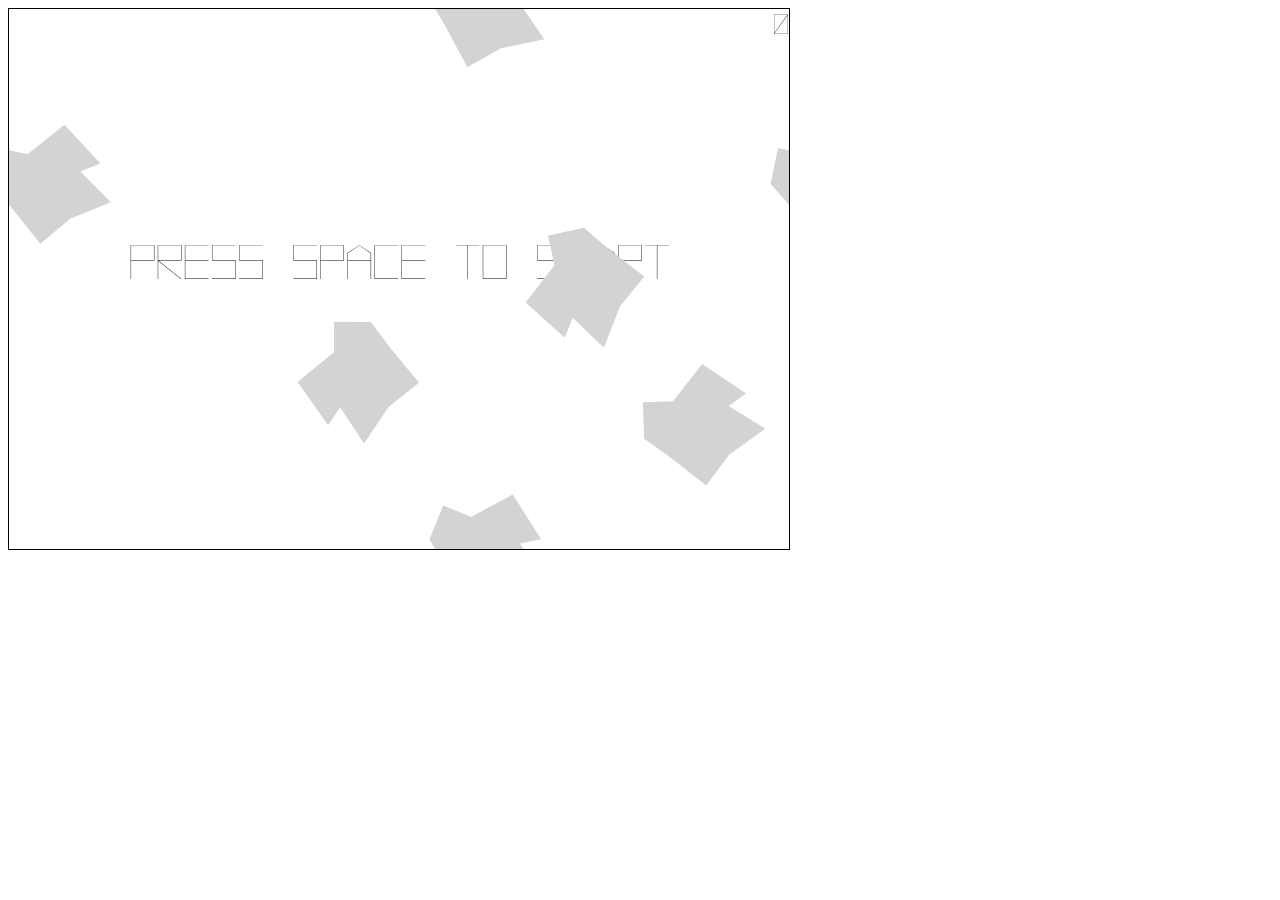
<file: astrd/index.html>
<html>
  <head>
    <script src="jquery-1.4.1.min.js"></script>
    <script src="vector_battle_regular.typeface.js"></script>
    <script src="ipad.js"></script>
    <script src="game.js"></script>
    <style>
      #canvas { border:1px solid black; top:0px; left:0px; }
      .button { position:absolute; border:1px solid black; }
      #left-controls { position:absolute; left:1px; bottom:0px; display:none; }
      #right-controls { position:absolute; right:1px; bottom:0px; display:none; }
      #up { width:200px; height:100px; bottom:100px;}
      #left { width:100px; height:100px; bottom:0px;}
      #right { width:100px; height:100px; bottom:0px; left:100px; }
      #space { width:200px; height:200px; bottom:0px; right:0px; }
    </style>
  </head>
  <body>
    <div id="game-container">
      <canvas id="canvas" width="780" height="540"></canvas>
      <div id="left-controls">
        <div id="up" class='button'>THRUST</div>
        <div id="left" class='button'>LEFT</div>
        <div id="right" class='button'>RIGHT</div>
      </div>
      <div id="right-controls">
        <div id="space" class='button'>FIRE</div>
      </div>
    </div>
  </body>
</html>
</file>
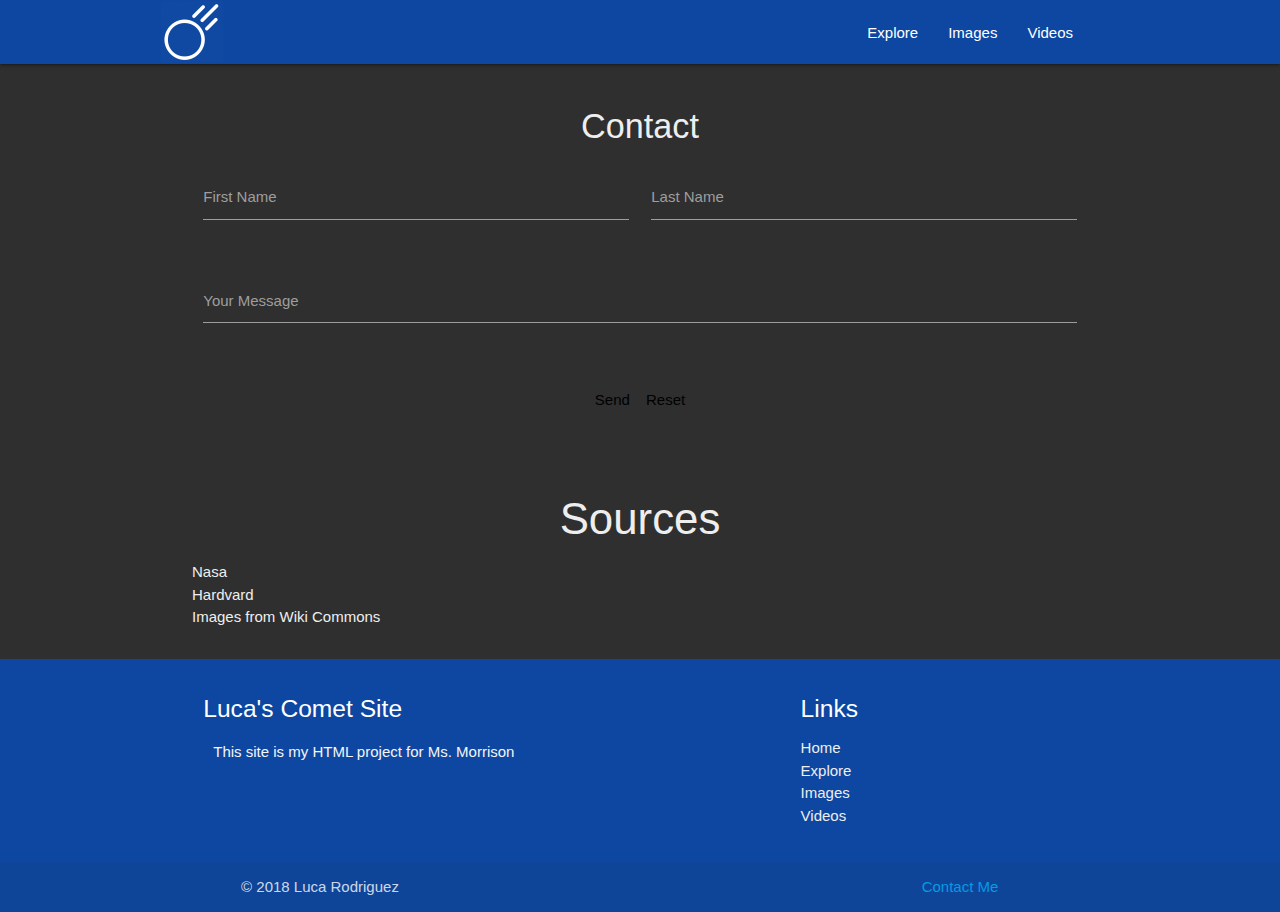
<file: contact.html>
<!DOCTYPE html>
<html>
<head>
  <!--Import Google Icon Font-->
  <link href="https://fonts.googleapis.com/icon?family=Material+Icons" rel="stylesheet">
  <!--Import materialize.css-->
  <link type="text/css" rel="stylesheet" href="css/materialize.css"  media="screen,projection"/>
  <link type="text/css" rel="stylesheet" href="css/custom.css"/>
  <link href="css/style.css" type="text/css" rel="stylesheet" media="screen,projection"/>


  <!--Let browser know website is optimized for mobile-->
  <meta name="viewport" content="width=device-width, initial-scale=1.0"/>
  <title>Contact</title>
</head>

<body>
  <nav class="blue darken-4" role="navigation">
    <div class="nav-wrapper container">
      <a id="logo-container" href="index.html" class="brand-logo"><img src="img/comet.png" class="brand-logo center inv" hieght="64" width="64"/></a>
      <a href="#" data-target="nav-mobile" class="sidenav-trigger"><i class="material-icons white-text">menu</i></a>
      <ul class="right hide-on-med-and-down">
       <li><a href="explorer.html" class="waves-effect waves-light">Explore</a></li>
       <li><a href="image.html" class="waves-effect waves-light">Images</a></li>
       <li><a href="video.html" class="waves-effect waves-light">Videos</a></li>
     </ul>


   </div>
 </nav>

 <ul id="nav-mobile" class="sidenav grey darken-4">
   <li><a href="explorer.html" class="waves-effect waves-light white-text">Explore</a></li>
   <li><a href="image.html" class="waves-effect waves-light white-text">Images</a></li>
   <li><a href="video.html" class="waves-effect waves-light white-text">Videos</a></li>
 </ul>

 <div class="container">
  <div class="section">

    <div class="row">
      <div class="col s12 center">
        <h3><i class="mdi-content-send grey-text text-lighten-3"></i></h3>
        <h4 class="grey-text text-lighten-3">Contact</h4>
       <div class="row">
    <form class="col s12" method="get" action="mailto:08361404@students.duvalschools.org">
      <div class="row">
        <div class="input-field col s6">
          <input id="first_name" type="text" name="name" class="validate">
          <label for="first_name">First Name</label>
        </div>
        <div class="input-field col s6">
          <input id="last_name" type="text" name="name2" class="validate">
          <label for="last_name">Last Name</label>
        </div>
      </div>
      <div class="row">
        <div class="input-field col s12">
         <textarea id="textarea1"  name="message" class="materialize-textarea"></textarea>
          <label for="textarea1">Your Message</label>
        </div>
      </div>
      <div class="row">
        <div class="input-field col s12">
          <a class="waves-effect waves-light white-text"><input type="submit" value="Send"></a>
          <a class="waves-effect waves-light white-text"><input type="reset" value="Reset"></a>
        </div>
      </div>
    </form>
  </div>
      </div>
    </div>
    <h3 class="grey-text text-lighten-3 center">Sources</h3>
    <ul>
<li><a class="grey-text text-lighten-3" href="https://solarsystem.nasa.gov/small-bodies/comets/in-depth/">Nasa</a></li>
      <li>  <a class="grey-text text-lighten-3" href="http://www.icq.eps.harvard.edu/">Hardvard</a></li>
      <li>  <a class="grey-text text-lighten-3" href="https://commons.wikimedia.org/wiki/Category:Images">Images from Wiki Commons</a></li>
      </ul>
  </div>
</div>

      <footer class="page-footer blue darken-4">
        <div class="container">
          <div class="row">
            <div class="col l6 s6">
              <h5 class="white-text">Luca's Comet Site</h5>
              <p class="grey-text text-lighten-4">This site is my HTML project for Ms. Morrison</p>
            </div>
            <div class="col l4 offset-l2 s6">
              <h5 class="white-text">Links</h5>
              <ul>
               <li><a class="grey-text text-lighten-3" href="#!">Home</a></li>
               <li><a class="grey-text text-lighten-3" href="explorer.html">Explore</a></li>
               <li><a class="grey-text text-lighten-3" href="image.html">Images</a></li>
               <li><a class="grey-text text-lighten-3" href="video.html">Videos</a></li>
             </ul>
           </div>
         </div>
       </div>
       <div class="footer-copyright">
         <div class="container center">
          &copy; 2018 Luca Rodriguez
        </div>
        <div class="container center">
          <a class="gray lighten-3" href="contact.html">Contact Me</a>
        </div>
      </div>
    </footer>
    <!--JavaScript at end of body for optimized loading-->
    <script src="https://code.jquery.com/jquery-2.1.1.min.js"></script>
    <script type="text/javascript" src="js/materialize.js"></script>
    <script src="js/init.js"></script>
</body>
</html>
</file>
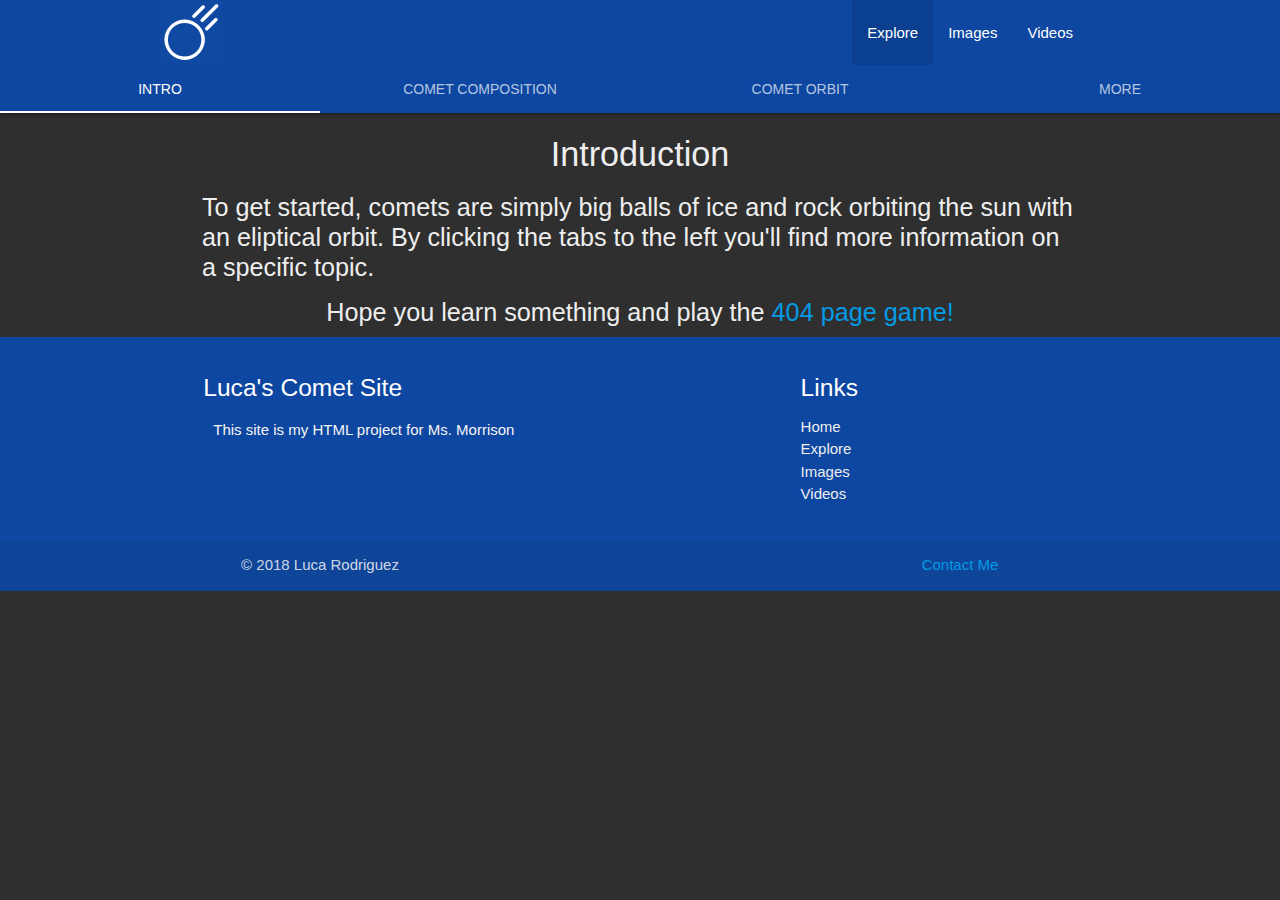
<file: explorer.html>
<!DOCTYPE html>
<html>
<head>
	<!--Import Google Icon Font-->
	<link href="https://fonts.googleapis.com/icon?family=Material+Icons" rel="stylesheet">
	<!--Import materialize.css-->
	<link type="text/css" rel="stylesheet" href="css/materialize.css"  media="screen,projection"/>
	<link type="text/css" rel="stylesheet" href="css/custom.css"/>
	<link href="css/style.css" type="text/css" rel="stylesheet" media="screen,projection"/>
	<!--Let browser know website is optimized for mobile-->
	<meta name="viewport" content="width=device-width, initial-scale=1.0"/>
	<title>Explore</title>
</head>

<body>
	<nav class="blue darken-4 nav-extended" role="navigation">
		<div class="nav-wrapper container">
			<a id="logo-container" href="index.html" class="brand-logo"><img src="img/comet.png" class="brand-logo center inv" hieght="64" width="64"/></a>
			<a href="#" data-target="nav-mobile" class="sidenav-trigger"><i class="material-icons white-text">menu</i></a>
			<ul class="right hide-on-med-and-down">
				<li class="active"><a href="#!" class="waves-effect waves-light">Explore</a></li>
				<li><a href="image.html" class="waves-effect waves-light">Images</a></li>
				<li><a href="video.html" class="waves-effect waves-light">Videos</a></li>
			</ul>
		</div>
		<div class="nav-content row">
      <ul class="tabs tabs-transparent">
        <li class="tab col s3"><a href="#intro">Intro</a></li>
        <li class="tab col s3"><a href="#madeof">Comet Composition</a></li>
        <li class="tab col s3"><a href="#orbit">Comet Orbit</a></li>
        <li class="tab col s3"><a href="#more">More</a></li>
      </ul>
    </div>
	</nav>

	<ul id="nav-mobile" class="sidenav grey darken-4">
		<li class="active"><a href="#!" class="waves-effect waves-light white-text">Explore</a></li>
		<li><a href="image.html" class="waves-effect waves-light white-text">Images</a></li>
		<li><a href="video.html" class="waves-effect waves-light white-text">Videos</a></li>
	</ul>

  <div id="intro" class="container">
  	<h4 class="grey-text text-lighten-3 center">Introduction</h4>
	  <p class="grey-text text-lighten-3 flow-text">To get started, comets are simply big balls of ice and rock orbiting the sun with an eliptical orbit. By clicking the tabs to the left you'll find more information on a specific topic.</p>
	  <p class="grey-text text-lighten-3 flow-text center">Hope you learn something and play the <a href="404.html">404 page game!</a></p>
	</div>
  <div id="madeof" class="container">
  	<h4 class="grey-text text-lighten-3 center">Compositon</h4>
	      <img class="materialboxed left" width="300" data-caption="The parts of a comet tail" src="img/kometeroj.jpg"/>

	  <p class="grey-text text-lighten-3 flow-text">Comets are comprised of ice, rock, and gas. The parts of a comet are the nucleus, tail, and coma. The tail and coma only appear when the comet gets close to the sun and heats up. The coma is the gas that surrounds the comet as its material vaporizes, it can be several hundred thousand kilometers. The tail is the line of gas the comet pulls as it moves, it can also be even longer than the coma.</p>
	  <p class="grey-text text-lighten-3 flow-text">The coma is made of gas and dust, whatever becomes a gas or is freed from the comet and stays with it. The tail is the part where that gas and dust gets released, there are two parts: the dust part and gas part. They go in different directions because of their mass, as seen in the photo.</p>
	  <p class="grey-text text-lighten-3 flow-text">The size of comets is fairly big; most tend to be several kilometers around or more. </p>
	</div>
  <div id="orbit" class="container">
  	<h4 class="grey-text text-lighten-3 center">Orbits</h4>
	  <img class="materialboxed left" width="300" data-caption="Example comet orbit" src="img/halleys.gif"/>
	  <p class="grey-text text-lighten-3 flow-text">This is a basic example of the elliptical orbits of comets, namely Halley's comet, which has an orbit of about 76 years.</p>
	  <p class="grey-text text-lighten-3 flow-text">Comet orbits are very long and can be as short as some planet's orbit or they can go beyond billions of miles. The orbit periods have a big range too, from as short as 3 years to a million years. In an eliptical orbit, the object gets slower as moves farther away from the larger object, and faster when it gets closer. This is why comet tails can become so long, it has more energy so it spews dust and gas longer distances.</p>
  </div>
  <div id="more" class="container">
  	<h4 class="grey-text text-lighten-3 center">More</h4>
	  <img class="materialboxed left" width="300" data-caption="The Oort Cloud and the Kuiper Belt" src="img/kuiper-oort.jpg"/>
	  <p class="grey-text text-lighten-3 flow-text">Comets come from the mainly the Kuiper and Asteroid belts or the Oort cloud. They have an eliptical orbit because when orbiting a larger object interrupted its course and caused the orbit to distort. The objects that didn't get eaten by the sun or planets like Jupiter have survived. </p>
	  <p class="grey-text text-lighten-3 flow-text">Most of you know what the Asteroid belt is, the big ring of asteroids that separates the gas giants from the rocky planets. Few comets come from here. The Kuiper belt is a lesser known belt that goes beyond the gas giants, it's made of icey rocks. Most comets come from here. The Oort Cloud goes beyond even further, about 2 light years. It's called a cloud because all the objects in it have no set orbit shape like the rings, it's made up of ice bodies, asteroids, and dwarf planets.</p>
	  <a href="astrd/index.html"><h4 class="blue-text text-lighten-2 center">Play the Asteroid Game!</h4></a>
  </div>

	<footer class="page-footer blue darken-4" >
		<div class="container">
			<div class="row">
				<div class="col l6 s6">
					<h5 class="white-text">Luca's Comet Site</h5>
					<p class="grey-text text-lighten-4">This site is my HTML project for Ms. Morrison</p>
				</div>
				<div class="col l4 offset-l2 s6">
					<h5 class="white-text">Links</h5>
					<ul>
						<li><a class="grey-text text-lighten-3" href="index.html">Home</a></li>
						<li class="active"><a class="grey-text text-lighten-3" href="#!">Explore</a></li>
						<li><a class="grey-text text-lighten-3" href="image.html">Images</a></li>
						<li><a class="grey-text text-lighten-3" href="video.html">Videos</a></li>
					</ul>
				</div>
			</div>
		</div>

		<div class="footer-copyright">
			<div class="container center">
				&copy; 2018 Luca Rodriguez
			</div>
			<div class="container center">
				<a class="gray lighten-3" href="contact.html">Contact Me</a>
			</div>
		</div>
	</footer>
	<!--JavaScript at end of body for optimized loading-->
	<script src="https://code.jquery.com/jquery-2.1.1.min.js"></script>
	<script src="js/materialize.js"></script>
	<script src="js/init.js"></script>
</body>
</html>
</file>
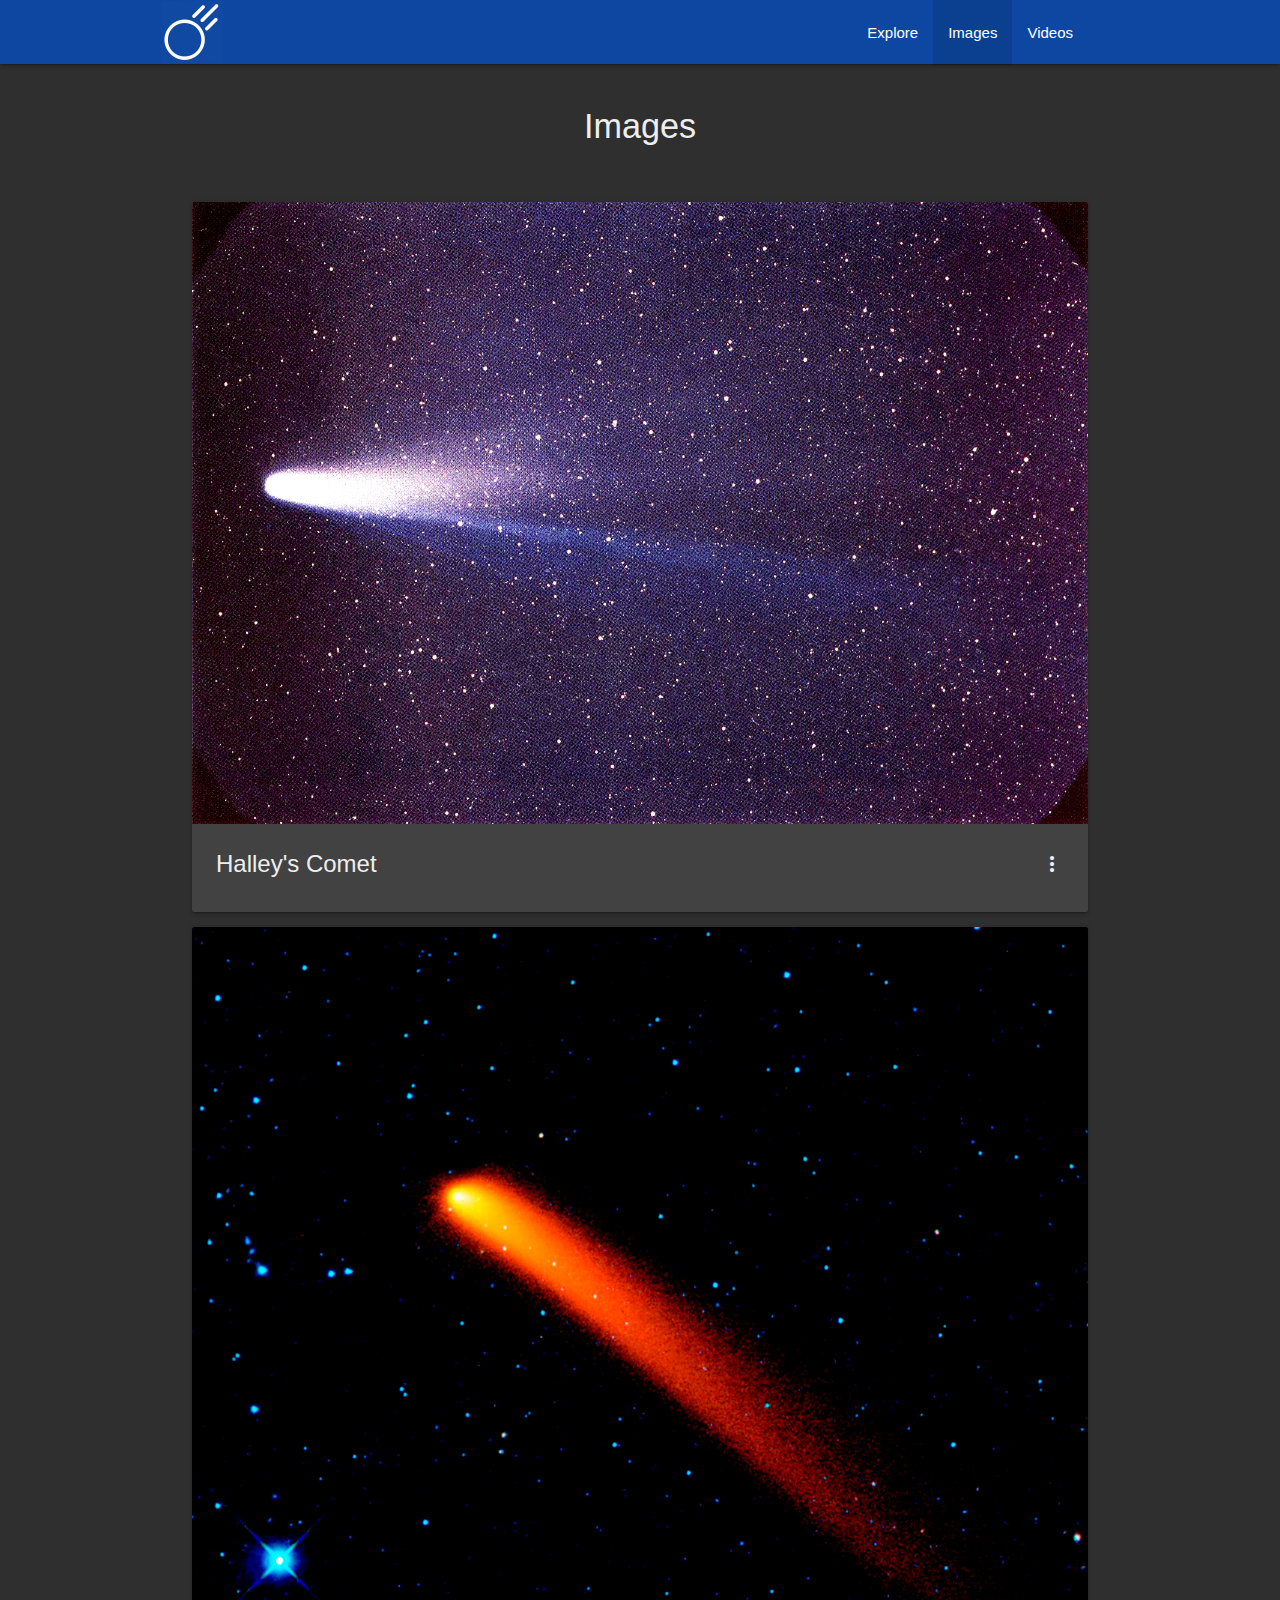
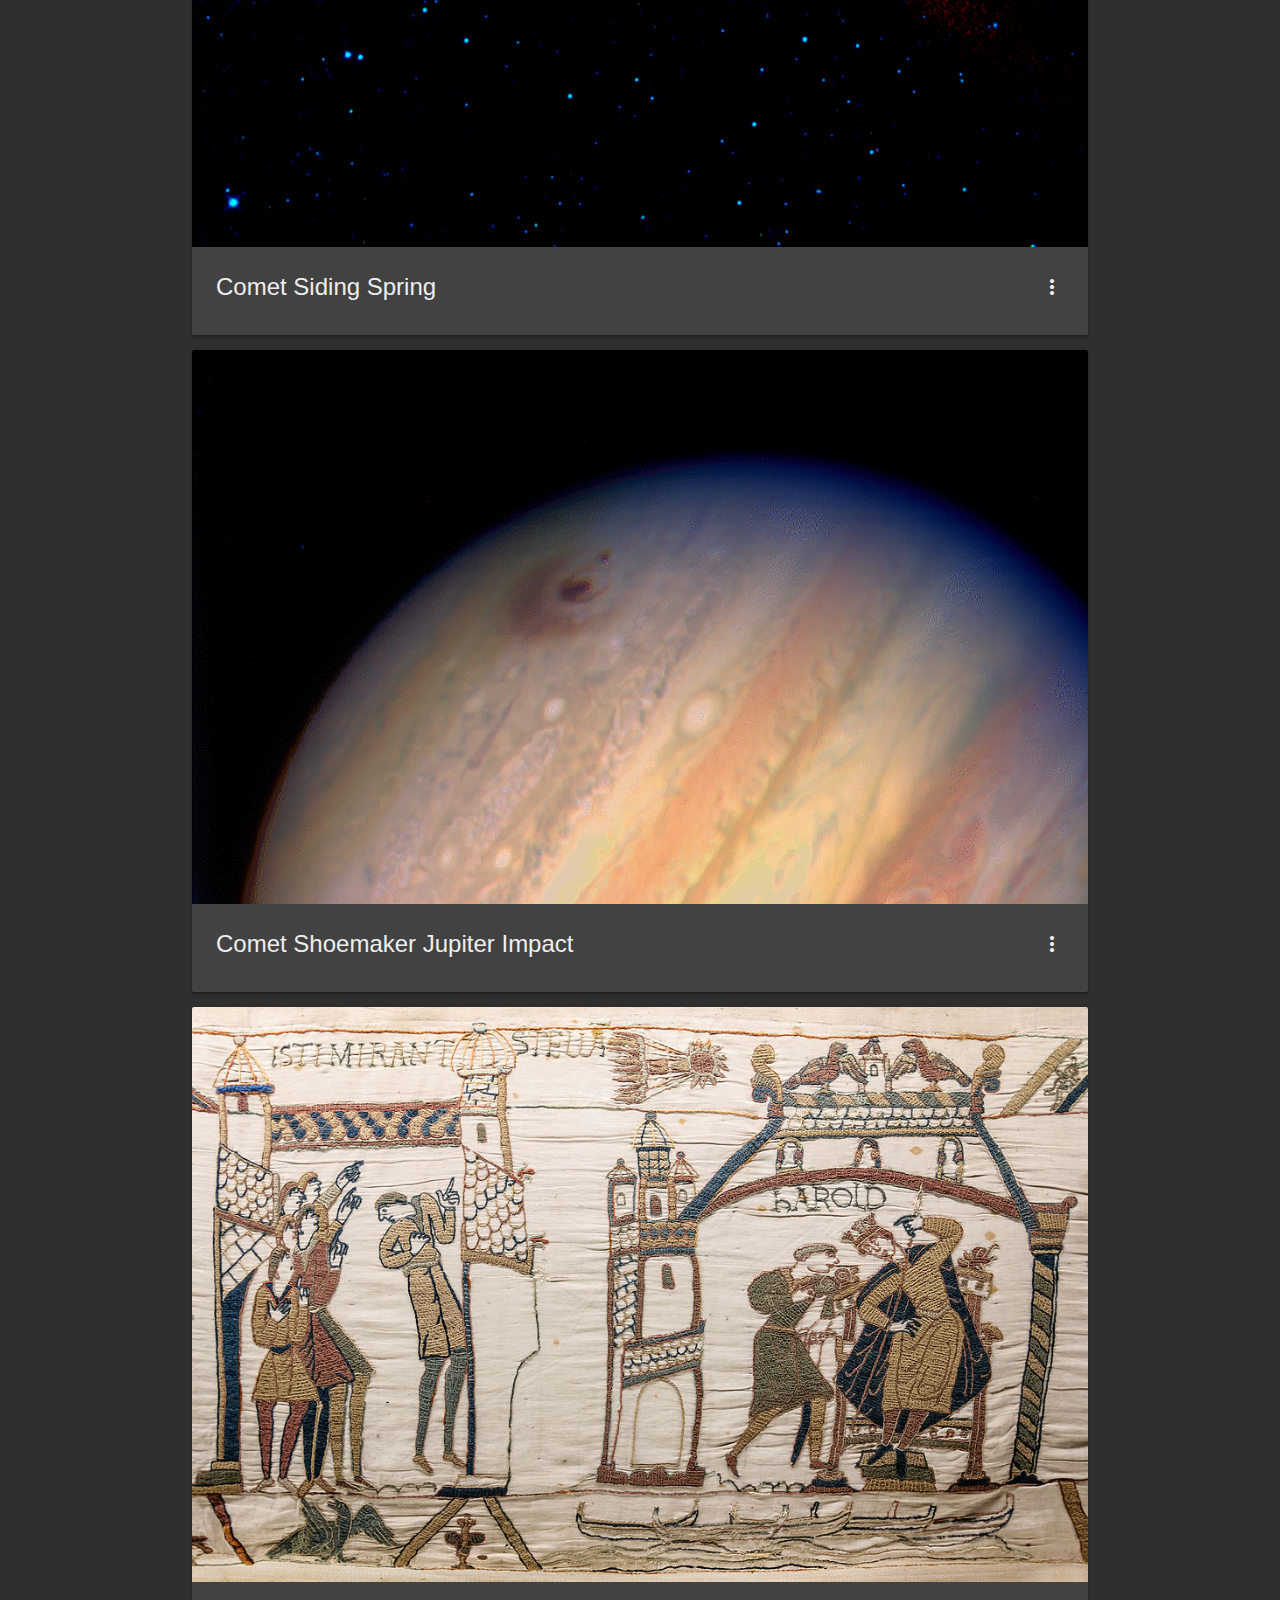
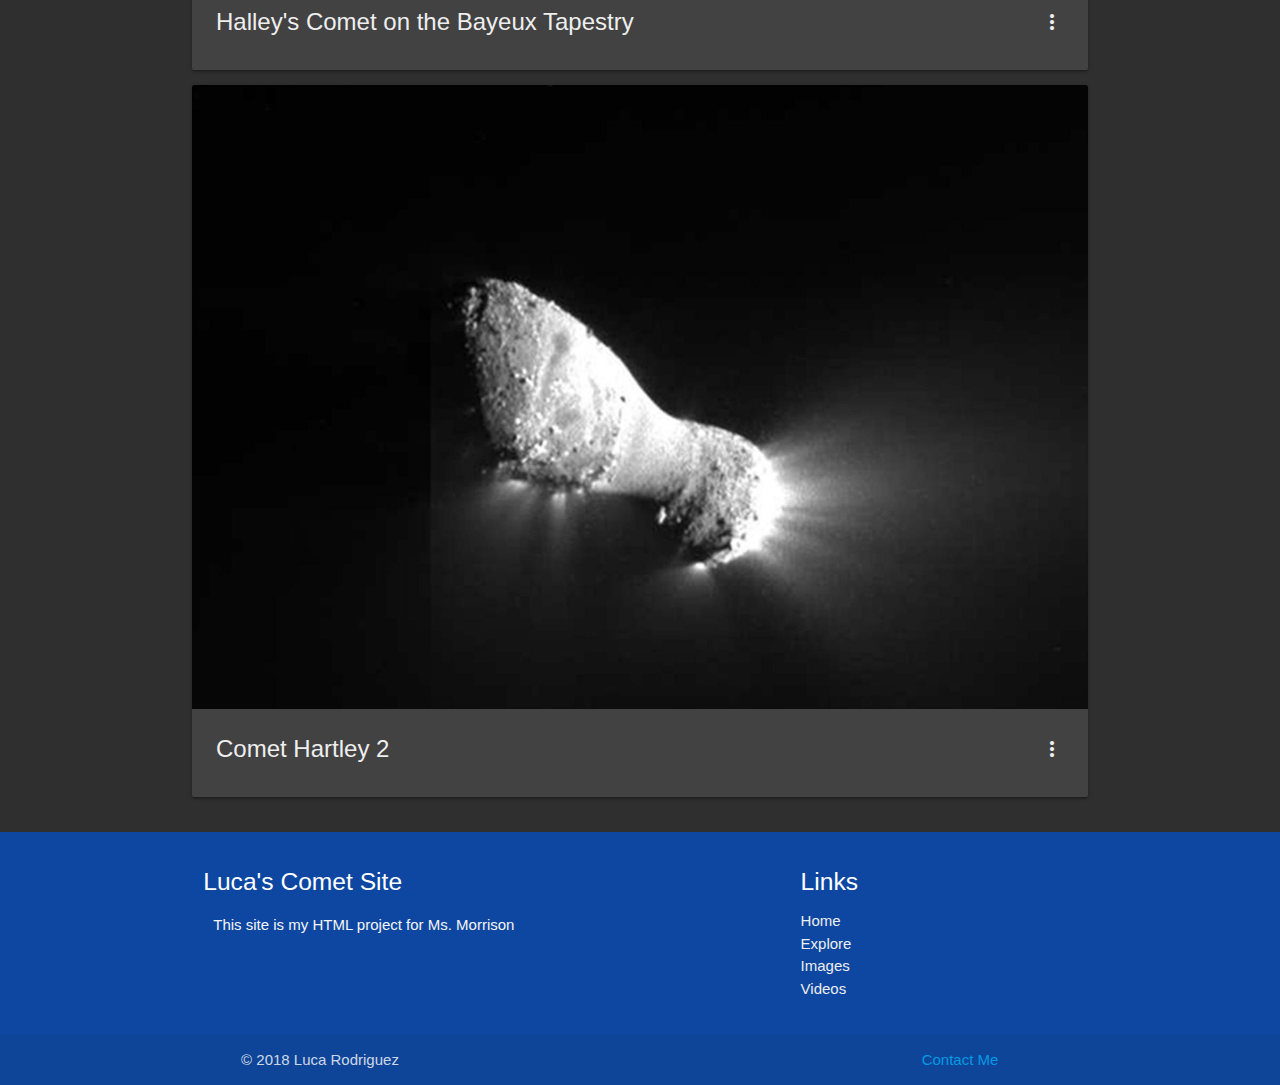
<file: image.html>
<!DOCTYPE html>
<html>
<head>
	<!--Import Google Icon Font-->
	<link href="https://fonts.googleapis.com/icon?family=Material+Icons" rel="stylesheet">
	<!--Import materialize.css-->
	<link type="text/css" rel="stylesheet" href="css/materialize.css"  media="screen,projection"/>
	<link type="text/css" rel="stylesheet" href="css/custom.css"/>
	<link href="css/style.css" type="text/css" rel="stylesheet" media="screen,projection"/>

	<!--Let browser know website is optimized for mobile-->
	<meta name="viewport" content="width=device-width, initial-scale=1.0"/>
	<title>Images</title>
</head>

<body>
	<nav class="blue darken-4" role="navigation">
		<div class="nav-wrapper container">
			<a id="logo-container" href="index.html" class="brand-logo"><img src="img/comet.png" class="brand-logo center inv" hieght="64" width="64"/></a>
			<a href="#" data-target="nav-mobile" class="sidenav-trigger"><i class="material-icons white-text">menu</i></a>
			<ul class="right hide-on-med-and-down">
				<li><a href="explorer.html" class="waves-effect waves-light">Explore</a></li>
				<li class="active"><a href="#!" class="waves-effect waves-light">Images</a></li>
				<li><a href="video.html" class="waves-effect waves-light">Videos</a></li>
			</ul>
		</div>
	</nav>

	<ul id="nav-mobile" class="sidenav grey darken-4">
		<li><a href="explorer.html" class="waves-effect waves-light white-text">Explore</a></li>
		<li class="active"><a href="#!" class="waves-effect waves-light white-text">Images</a></li>
		<li><a href="video.html" class="waves-effect waves-light white-text">Videos</a></li>
	</ul>

	<div class="container">
		<div class="section">

			<div class="row">
				<div class="col s12 center">
					<h3><i class="mdi-content-send grey-text text-lighten-3"></i></h3>
					<h4 class="grey-text text-lighten-3">Images</h4>
				</div>
			</div>

		</div>
	</div>

	<div class="container">
		<div class="row">
			<div class="card grey darken-3">
				<div class="card-image waves-effect waves-block waves-light">
					<img class="activator" src="img/halley1.jpg">
				</div>
				<div class="card-content ">
					<span class="card-title activator grey-text text-lighten-3">Halley's Comet<i class="material-icons right">more_vert</i></span>
				</div>
				<div class="card-reveal grey darken-3">
					<span class="card-title grey-text text-lighten-3">Halley's Comet<i class="material-icons right">close</i></span>
					<h6 class="grey-text text-lighten-3 light">This comet is the most famous comet, discovered and named after Edmond Halley. It is on average 11 km in diameter and the orbital period is 75.3 years.</h6>
				</div>
			</div>

			<div class="card grey darken-3">
				<div class="card-image waves-effect waves-block waves-light">
					<img class="activator" src="img/comet2.jpg">
				</div>
				<div class="card-content">
					<span class="card-title activator grey-text text-lighten-3">Comet Siding Spring<i class="material-icons right">more_vert</i></span>
				</div>
				<div class="card-reveal grey darken-3">
					<span class="card-title grey-text text-lighten-3">Comet Siding Spring<i class="material-icons right">close</i></span>
					<h6 class="grey-text text-lighten-3 light">This comet was discovered by the Nasa Jet Propulsion Lab in 1990. The orbital period is 27.1 years.</h6>
				</div>
			</div>

			<div class="card grey darken-3">
				<div class="card-image waves-effect waves-block waves-light">
					<img class="activator" src="img/comet3.png">
				</div>
				<div class="card-content">
					<span class="card-title activator grey-text text-lighten-3">Comet Shoemaker Jupiter Impact<i class="material-icons right">more_vert</i></span>
				</div>
				<div class="card-reveal grey darken-3">
					<span class="card-title grey-text text-lighten-3">Comet Shoemaker Jupiter Impact<i class="material-icons right">close</i></span>
					<h6 class="grey-text text-lighten-3 light">This is an image of the impact on Jupiter caused by the Shoemaker Comet in 1994. It is quite common for objects to hit Jupiter, it protects us from stray asteroids sometimes.</h6>
				</div>
			</div>

			<div class="card grey darken-3">
				<div class="card-image waves-effect waves-block waves-light">
					<img class="activator" src="img/halley2.jpg">
				</div>
				<div class="card-content">
					<span class="card-title activator grey-text text-lighten-3">Halley's Comet on the Bayeux Tapestry<i class="material-icons right">more_vert</i></span>
				</div>
				<div class="card-reveal grey darken-3">
					<span class="card-title grey-text text-lighten-3">Halley's Comet on the Bayeux Tapestry<i class="material-icons right">close</i></span>
					<h6 class="grey-text text-lighten-3 light">The Bayeux (Baiyoo) Tapestry is a 70m cloth made to record the history leading up to the Norman Conquest, this section shows the first known recording of Halley's Comet some time around the middle 11th century.</h6>
				</div>
			</div>

			<div class="card grey darken-3">
				<div class="card-image waves-effect waves-block waves-light">
					<img class="activator" src="img/comet4.jpg">
				</div>
				<div class="card-content">
					<span class="card-title activator grey-text text-lighten-3">Comet Hartley 2<i class="material-icons right">more_vert</i></span>
				</div>
				<div class="card-reveal grey darken-3">
					<span class="card-title grey-text text-lighten-3">Comet Hartley 2<i class="material-icons right">close</i></span>
					<h6 class="grey-text text-lighten-3 light">An upclose image of Hartley 2 taken by Deep Impact</h6>
				</div>
			</div>
		</div>
	</div>

	<footer class="page-footer blue darken-4">
		<div class="container">
			<div class="row">
				<div class="col l6 s6">
					<h5 class="white-text">Luca's Comet Site</h5>
					<p class="grey-text text-lighten-4">This site is my HTML project for Ms. Morrison</p>
				</div>
				<div class="col l4 offset-l2 s6">
					<h5 class="white-text">Links</h5>
					<ul>
						<li><a class="grey-text text-lighten-3" href="index.html">Home</a></li>
						<li><a class="grey-text text-lighten-3" href="explorer.html">Explore</a></li>
						<li class="active"><a class="grey-text text-lighten-3" href="#!">Images</a></li>
						<li><a class="grey-text text-lighten-3" href="video.html">Videos</a></li>
					</ul>
				</div>
			</div>
		</div>

		<div class="footer-copyright">
			<div class="container center">
				&copy; 2018 Luca Rodriguez
			</div>
			<div class="container center">
				<a class="gray lighten-3" href="contact.html">Contact Me</a>
			</div>
		</div>
	</footer>
	<!--JavaScript at end of body for optimized loading-->
	<script src="https://code.jquery.com/jquery-2.1.1.min.js"></script>
	<script type="text/javascript" src="js/materialize.js"></script>
	<script src="js/init.js"></script>
</body>
</html>
</file>
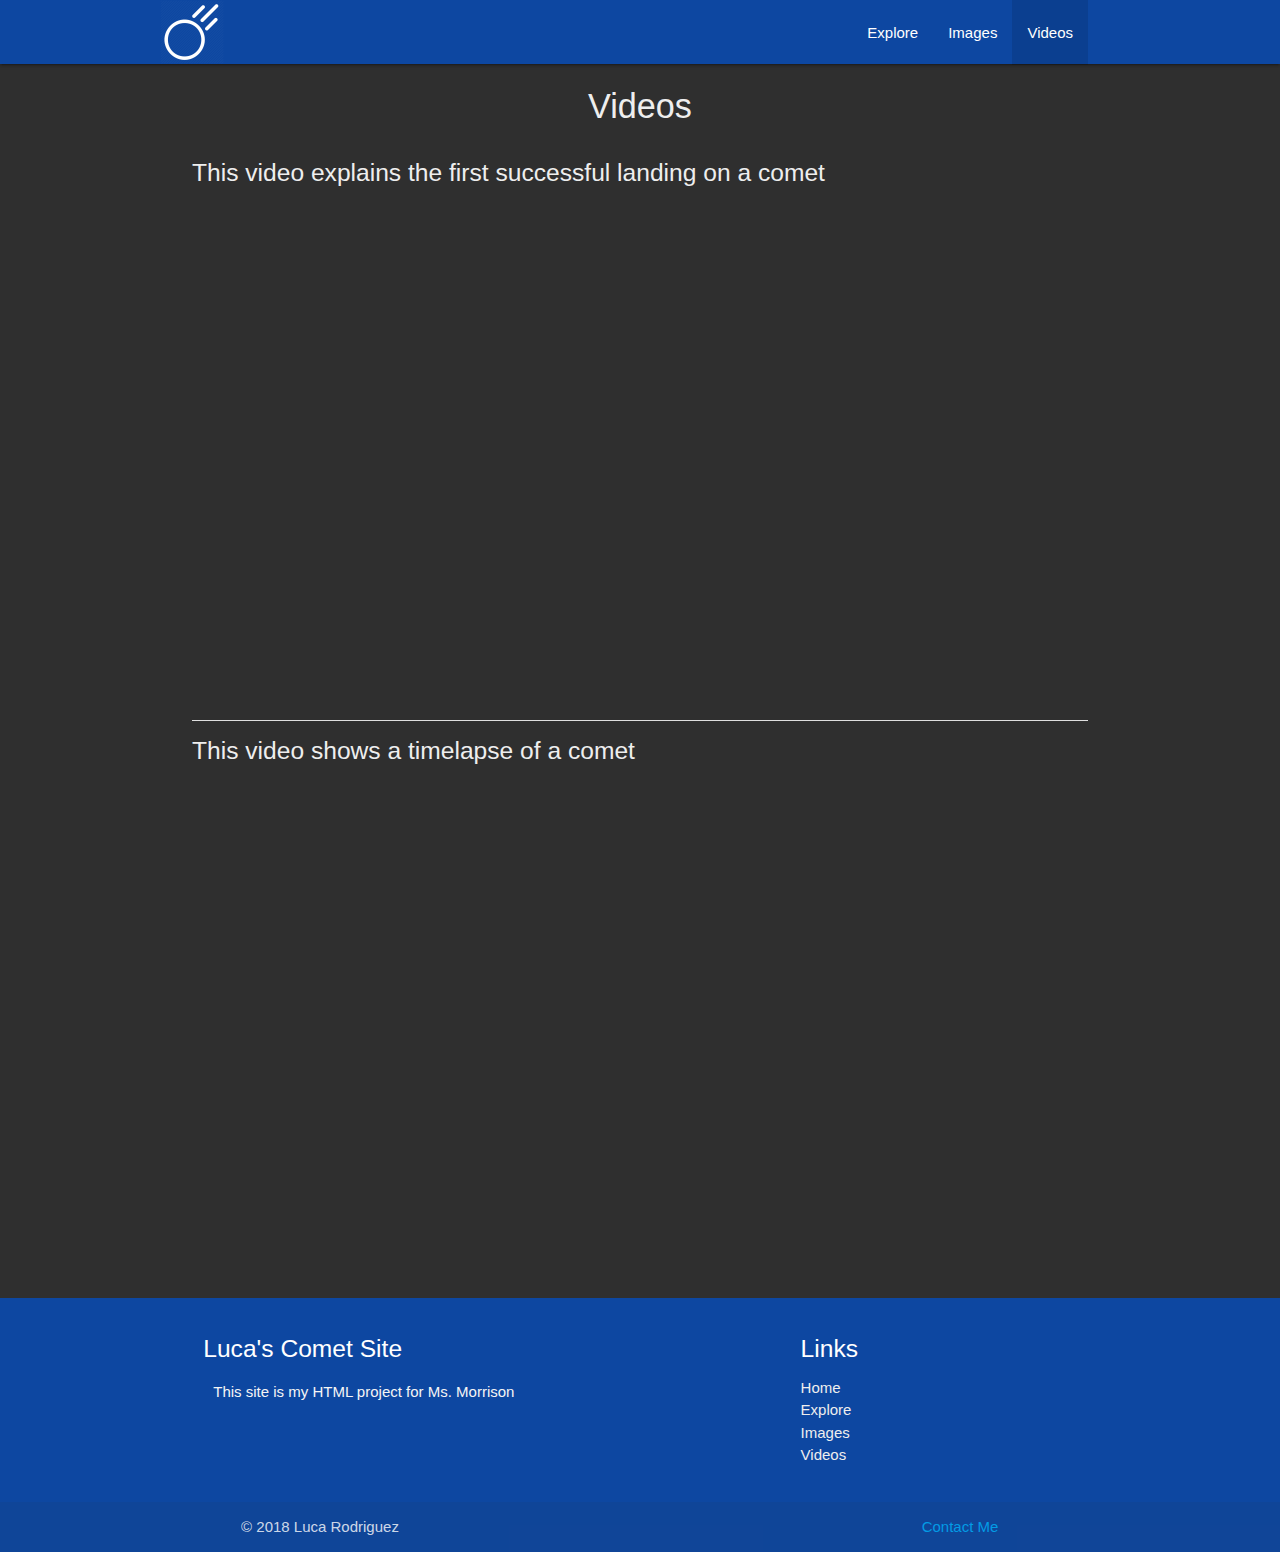
<file: video.html>
<!DOCTYPE html>
<html>
<head>
	<!--Import Google Icon Font-->
	<link href="https://fonts.googleapis.com/icon?family=Material+Icons" rel="stylesheet">
	<!--Import materialize.css-->
	<link type="text/css" rel="stylesheet" href="css/materialize.css"  media="screen,projection"/>
	<link type="text/css" rel="stylesheet" href="css/custom.css"/>
	<link href="css/style.css" type="text/css" rel="stylesheet" media="screen,projection"/>

	<!--Let browser know website is optimized for mobile-->
	<meta name="viewport" content="width=device-width, initial-scale=1.0"/>
	<title>Videos</title>
</head>

<body>
	<nav class="blue darken-4" role="navigation">
		<div class="nav-wrapper container">
			<a id="logo-container" href="index.html" class="brand-logo"><img src="img/comet.png" class="brand-logo center inv" hieght="64" width="64"/></a>
			<a href="#" data-target="nav-mobile" class="sidenav-trigger"><i class="material-icons white-text">menu</i></a>
			<ul class="right hide-on-med-and-down">
				<li><a href="explorer.html" class="waves-effect waves-light">Explore</a></li>
				<li><a href="image.html" class="waves-effect waves-light">Images</a></li>
				<li class="active"><a href="#!" class="waves-effect waves-light">Videos</a></li>
			</ul>
		</div>
	</nav>
	<ul id="nav-mobile" class="sidenav grey darken-4">
				<li><a href="explorer.html" class="waves-effect waves-light white-text">Explore</a></li>
				<li><a href="image.html" class="waves-effect waves-light white-text">Images</a></li>
				<li class="active"><a href="#!" class="waves-effect waves-light white-text">Videos</a></li>
			</ul>

	<div class="row">
		<div class="col s12 center">

			<h4 class="grey-text text-lighten-3">Videos</h4>
		</div>
	</div>
	<div class="container row">
		<h5 class="grey-text text-lighten-3 light">This video explains the first successful landing on a comet</h4>
			<div class="video-container">
				<iframe width="845" height="640" src="https://www.youtube.com/embed/rSYZadS1jn0?ecver=1" frameborder="0" allow="encrypted-media" allowfullscreen></iframe>
			</div>
		</div>
		<div class="divider container"></div>
		<div class="container row">
			<h5 class="grey-text text-lighten-3 light">This video shows a timelapse of a comet</h5>
			<div class="video-container">
				<iframe width="1343" height="480" src="https://www.youtube.com/embed/0D2tdjiE9PQ?ecver=1" frameborder="0" allow="autoplay; encrypted-media" allowfullscreen></iframe>
			</div>
		</div>

		<footer class="page-footer blue darken-4">
			<div class="container">
				<div class="row">
					<div class="col l6 s6">
						<h5 class="white-text">Luca's Comet Site</h5>
						<p class="grey-text text-lighten-4">This site is my HTML project for Ms. Morrison</p>
					</div>
					<div class="col l4 offset-l2 s6">
						<h5 class="white-text">Links</h5>
						<ul>
							<li><a class="grey-text text-lighten-3" href="#!">Home</a></li>
							<li><a class="grey-text text-lighten-3" href="explorer.html">Explore</a></li>
							<li><a class="grey-text text-lighten-3" href="image.html">Images</a></li>
							<li class="active"><a class="grey-text text-lighten-3" href="#!">Videos</a></li>
						</ul>
					</div>
				</div>
			</div>
			<div class="footer-copyright">
				<div class="container center">
					&copy; 2018 Luca Rodriguez
				</div>
				<div class="container center">
					<a class="gray lighten-3" href="contact.html">Contact Me</a>
				</div>
			</div>
		</footer>
		<!--JavaScript at end of body for optimized loading-->
		<script src="https://code.jquery.com/jquery-2.1.1.min.js"></script>
		<script type="text/javascript" src="js/materialize.js"></script>
		<script src="js/init.js"></script>
	</body>
	</html>
</file>
<file: css/custom.css>
.inv {
    -webkit-filter: grayscale(100%); /* Safari 6.0 - 9.0 */
    filter: invert(100%);
}

body {
	background-color: #2f2f2f;
}

p {
	padding: 5px;
	margin: 5px;
}
</file>
<file: css/style.css>
p {
  line-height: 2rem;
}

.sidenav-trigger {
  color: #26a69a;
}

.parallax-container {
  min-height: 380px;
  line-height: 0;
  height: auto;
  color: rgba(255,255,255,.9);
}
  .parallax-container .section {
    width: 100%;
  }

@media only screen and (max-width : 992px) {
  .parallax-container .section {
    position: absolute;
    top: 40%;
  }
  #index-banner .section {
    top: 10%;
  }
}

@media only screen and (max-width : 600px) {
  #index-banner .section {
    top: 0;
  }
}

.icon-block {
  padding: 0 15px;
}
.icon-block .material-icons {
  font-size: inherit;
}

footer.page-footer {
  margin: 0;
}

iframe {
  border: none;
  overflow: hidden;
}
</file>
